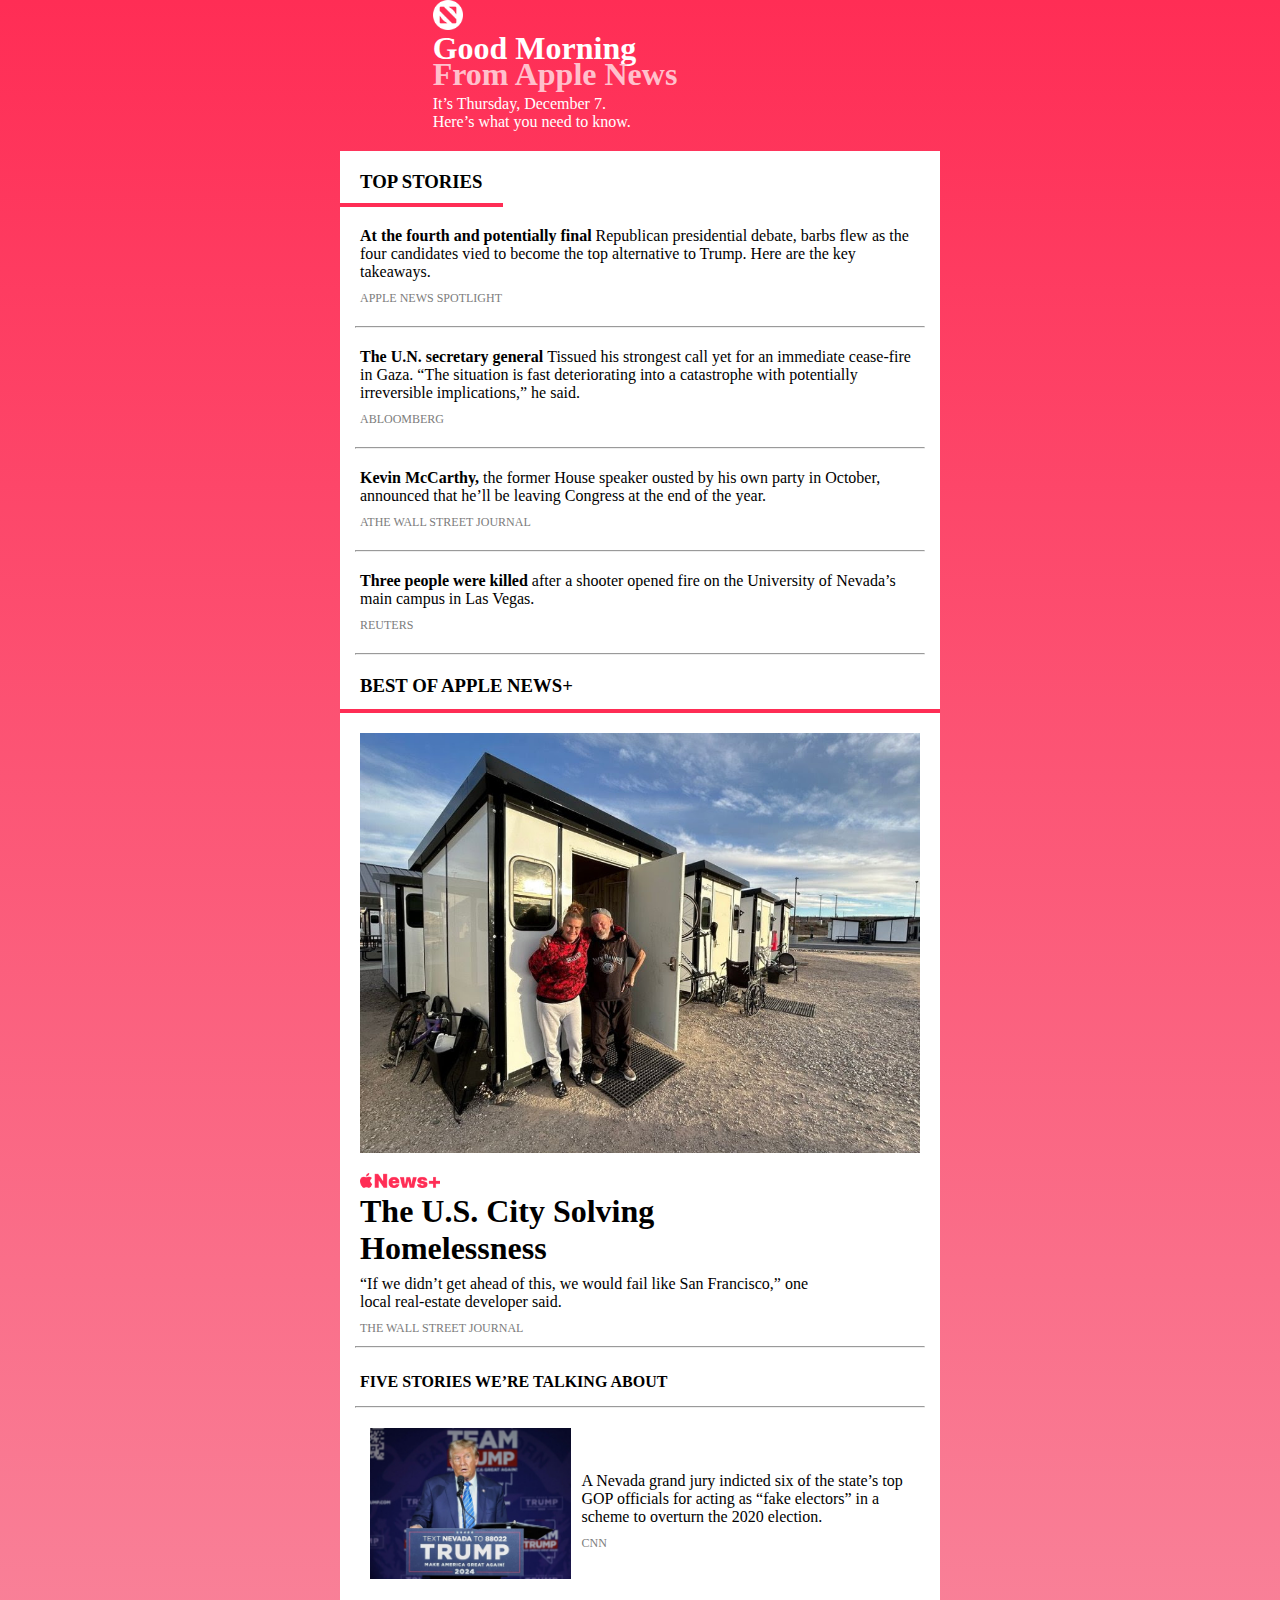
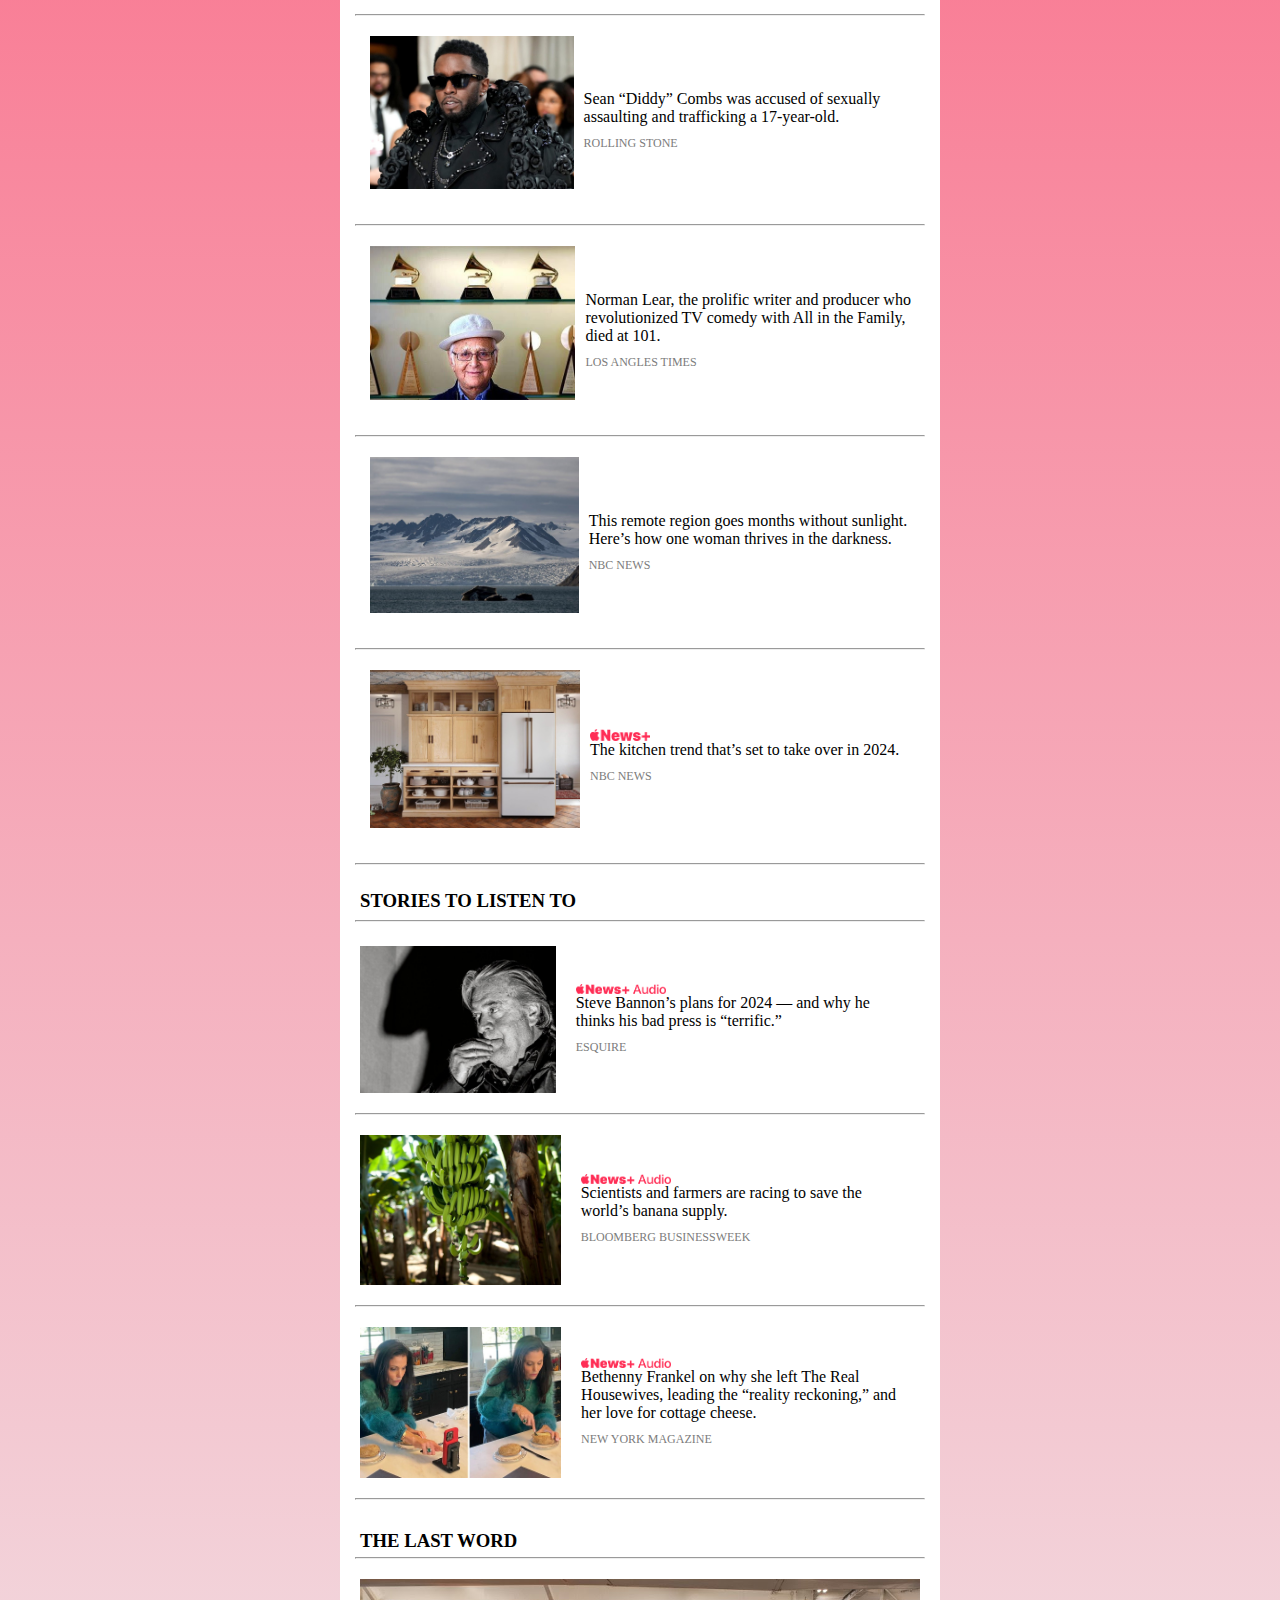
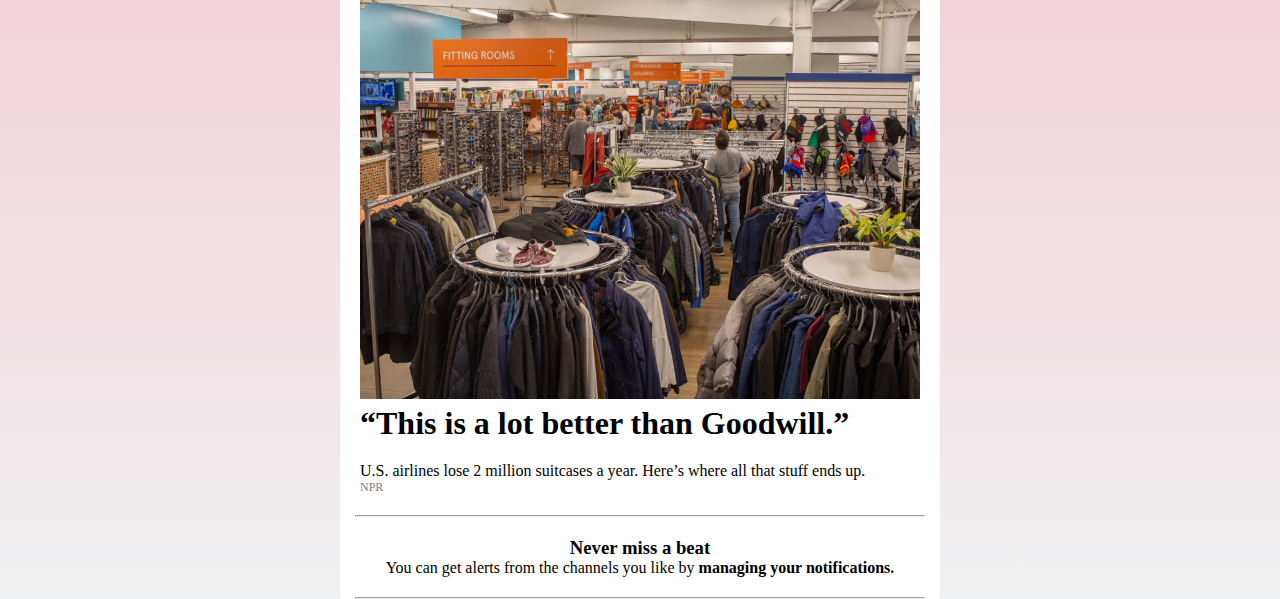
<file: Newsletter-email/index.html>
<!DOCTYPE html PUBLIC "-//W3C//DTD XHTML 1.0 Transitional//EN" "http://www.w3.org/TR/xhtml1/DTD/xhtml1-transitional.dtd">
<html xmlns="http://www.w3.org/1999/xhtml">
<head>
<meta http-equiv="Content-Type" content="text/html; charset=utf-8" />
<meta http-equiv="X-UA-Compatible" content="IE=edge" />
<meta name="viewport" content="width=device-width, initial-scale=1.0">
<title>Apple NewsLetter</title>
    <style>
        *{
            padding: 0;
            margin: 0;
            box-sizing: border-box;
            border-spacing: 0;
        }
        .wrapper{
            width:100%;
            background: linear-gradient( #ff2d55 , #f0f1f2); 
            
        }
        .main{
            width:100%;
            max-width: 600px;
            background-color: #fff;
            
            
        }
        .goodmorning{
        padding-bottom: 20px;
        padding-right: 180px;
        align-items: left;
        padding-left: 10px;
           
        
        }
        .heading-two{
            padding-left: 20px;
        }
        .heading-two a{
            text-decoration: none;
            color: #7c7c7c;
            font-size: 12px;
            
            
        }
    
        .newspaper{
            width: 100%;
            max-width: 600px;
            background-color: #fffff;
            

        }
        .columns{
            padding: 20px;
            text-align: left;
        }
        .columns a{
            text-decoration: none;
            color: #7c7c7c;
            font-size: 12px;
        }
        .padding{
            margin: 20;
        }
        hr{
             width: 95%;
             margin-right: auto; 
             margin-left: auto;
        }
    </style>
</head>
<body>
    <center class="wrapper">
        <table >
            <tr>
                <td >
                    <table  >
                        <tr>
                            <td>
                                <table>
                                    <tr>
                                        <td class="goodmorning">
                                            <p><a href="#"><img src="imgs/logo.png" alt="apple news logo" width="100%" style="max-width: 30px; padding-bottom: 5px;"></a></p>
                                            <h1 style="color: white; line-height: 26px;">Good Morning<br><span style="color: #ffc0cc;">From Apple News</span></h1>
                                            <p style="padding-top: 8px; color: white;">It’s Thursday, December 7.</p>
                                            <p style="color: white;">Here’s what you need to know.</p>
                                        </td>
                                    </tr>
                                </table>
                            </td>
                        </tr>
                    </table>
                </td>
            </tr>
        </table>
        
        <table class="main">
            <tr>
                <td>
                    <table class="newspaper">
                        <tr>
                            <td>
                                <table>
                                    <tr>
                                        <td>
                                            <table >
                                                <tr>
                                                    <td>  
                                                        <h3 style="padding:20px 20px 10px;
                                                        text-align: left;">TOP STORIES</h3>
                                                    </td>
                                                </tr>
                                            </table>
                                           
                                                <tr>
                                                    <td style="background-color: #ff2d55; height: 4px;  max-width: 500px;"></td>
                                                </tr>
                                           
                         
                                            <table class="columns">
                                                <tr>
                                                    <td>  
                                                        <p style="padding-bottom: 10px;"><span style="font-weight: bold;">At the fourth and potentially final</span> Republican presidential debate, barbs flew as the four candidates vied to become the top alternative to Trump. Here are the key takeaways.</p>
                                                        <a href="#">APPLE NEWS SPOTLIGHT </a>
                                                    </td>
                                                    
                                                </tr>
                                            </table>
                                            <hr>
                                        
                                            <table class="columns">
                                                <tr>
                                                    <td>  
                                                        <p style="padding-bottom: 10px;"><span style="font-weight: bold;">The U.N. secretary general </span>Tissued his strongest call yet for an immediate cease-fire in Gaza. “The situation is fast deteriorating into a catastrophe with potentially irreversible implications,” he said.</p>
                                                        <a href="#">ABLOOMBERG </a>
                                                    </td>
                                                    
                                                </tr>
                                            </table>
                                            <hr >
                                            <table class="columns">
                                                <tr>
                                                    <td>  
                                                        <p style="padding-bottom: 10px;"><span style="font-weight: bold;">Kevin McCarthy, </span>the former House speaker ousted by his own party in October, announced that he’ll be leaving Congress at the end of the year.
                                                        </p>
                                                        <a href="#">ATHE WALL STREET JOURNAL</a>
                                                    </td>
                                                    
                                                </tr>
                                            </table>
                                            <hr >
                                            <table class="columns">
                                                <tr>
                                                    <td>  
                                                        <p style="padding-bottom: 10px;"><span style="font-weight: bold;">Three people were killed </span>after a shooter opened fire on the University of Nevada’s main campus in Las Vegas.</p>
                                                        <a href="#">REUTERS </a>
                                                    </td>
                                                    
                                                </tr>
                                            </table>
                                            <hr >
                                            <table class="columns">
                                                <tr>
                                                    <td>
                                                        <h3 style="margin-bottom: -8px;">BEST OF APPLE NEWS+</h3>
                                                    </td>
                                                </tr>
                                            </table>
                                            <tr>
                                                <td style="background-color: #ff2d55; height: 4px; max-width: 100%;"></td>
                                            </tr> 
                                            <table>
                                                <tr>
                                                    <td class="columns">
                                                        <table>
                                                            <tr>
                                                                <td>
                                                                    <td hieght="4" style="background-color: #ff2d55 ; width: 100%;"></td>
                                                                    <a href="#"><img src="imgs/homeless.jpg" alt="" style="max-width:100%"></a>
                                                                </td>
                                                            </tr>
                                                        </table>
                                                    </td>
                                                </tr>
                                            </table>
                                            <table style="width: 100%; max-width: 500px; margin-bottom: 10px; ">
                                                <tr>
                                                    <td class="heading-two">
                                                        <p><a href="#"><img src="imgs/news.png" alt="apple news logo" width="100%" style="max-width: 80px; padding-bottom: 5px;"></a></p>
                                                        <h1>The U.S. City Solving Homelessness</h1>
                                                        <p style="padding-top: 8px; padding-bottom: 10px; ">“If we didn’t get ahead of this, we would fail like San Francisco,” one local real-estate developer said. </p>
                                                        <a href="#">THE WALL STREET JOURNAL </a>
                                                    </td>
                                                </tr>
                                            </table>
                                            
                                            <hr>
                                            <table style="padding: 25px 20px 10px;">
                                                <tr>
                                                    <td style="padding-bottom: 5px;">
                                                       
                                                        <h4>FIVE STORIES WE’RE TALKING ABOUT</h4>
                                                    </td>
                                                </tr>
                                            </table>
                                            <hr >                   
                                            <table class="columns">
                                                    <tr>
                                                    <td>
                                                        <a href="#"><img src="imgs/trump.jpg" alt="trump at a podium" style="width:600px; max-width:100%; padding: 0 10px 15px 10px;" ></a>
                                                    </td>
                                                    <td>  
                                                        <p style="padding-bottom: 10px;">A Nevada grand jury indicted six of the state’s top GOP officials for acting as “fake electors” in a scheme to overturn the 2020 election.</p>
                                                        <a href="#">CNN  </a>
                                                    </td>
                                                        
                                                </tr>
                                            </table>
                                            <hr width="90%">
                                            <table class="columns">
                                                <tr>
                                                    <td>
                                                        <a href="#"><img src="imgs/music.jpg" alt="Diddy" style="width:100%; max-width:390px; padding: 0 10px 15px 10px;" ></a>
                                                    </td>
                                                    <td>  
                                                        <p style="padding-bottom: 10px;">Sean “Diddy” Combs was accused of sexually assaulting and trafficking a 17-year-old.</p>
                                                        <a href="#">ROLLING STONE </a>
                                                    </td>
                                                    
                                                 </tr>
                                            </table>
                                            <hr width="90%">
                                            <table class="columns">
                                                    <tr>
                                                        <td>
                                                            <a href="#"><img src="imgs/old.jpg" alt="portrait of Norman Lear" style="width:560px; max-width:100%; padding: 0 10px 15px 10px;" ></a>
                                                        </td>
                                                        <td>  
                                                            <p style="padding-bottom: 10px;">Norman Lear, the prolific writer and producer who revolutionized TV comedy with All in the Family, died at 101.</p>
                                                            <a href="#">LOS ANGLES TIMES </a>
                                                        </td>
                                                            
                                                    </tr>
                                            </table>
                                            <hr width="90%">
                                            <table class="columns">
                                                <tr>
                                                    <td>
                                                        <a href="#"><img src="imgs/snow.jpg" alt="snowy landscape" style="width:455px; max-width:100%; padding: 0 10px 15px 10px;" ></a>
                                                    </td>
                                                    <td>  
                                                        <p style="padding-bottom: 10px;">This remote region goes months without sunlight. Here’s how one woman thrives in the darkness.</p>
                                                        <a href="#">NBC NEWS  </a>
                                                    </td>
                                                        
                                                </tr>
                                            </table>
                                            <hr width="90%">
                                            <table class="columns">
                                                <tr>
                                                    <td>
                                                        <a href="#"><img src="imgs/kitchen.jpg" alt="rustic kitchen" style="width:230px; max-width:100%; padding: 0 10px 15px 10px;" ></a>
                                                    </td>
                                                    <td> 
                                                        <p><img src="imgs/news.png" alt="" width="100%" style="max-width: 60px;"  ></p> 
                                                        <p style="padding-bottom: 10px;">The kitchen trend that’s set to take over in 2024.
                                                        </p>
                                                        <a href="#">NBC NEWS  </a>
                                                    </td>
                                                    
                                                </tr>
                                            </table>
                                            <hr >
                                            <table >
                                                <tr>
                                                    <td>  
                                                        <h3 style="padding:25px 20px 8px;
                                                        text-align: left;">STORIES TO LISTEN TO</h3>
                                                    </td>
                                                </tr>
                                            </table>
                                            <hr>
                                            <table>
                                                <tr>
                                                    <td style="background-color: #ff2d55; height: 4px;  max-width: 500px;;"></td>
                                                </tr>
                                           
                                            </table>
                                            <table class="columns">
                                                <tr>
                                                    <td>
                                                        <a href="#"><img src="imgs/blacknwhite.jpg" alt="Steve Bannon" style="max-width:330px; width: 100%;"></a>
                                                    </td>
                                                    <td style="padding: 20px;">  
                                                        <p><img src="imgs/audio.png" alt="news+audio logo" width="100%" style="max-width: 90px;"></p>
                                                        <p style="padding-bottom: 10px;">Steve Bannon’s plans for 2024 — and why he thinks his bad press is “terrific.”</p>
                                                        <a href="#">ESQUIRE </a>
                                                    </td>
                                                    
                                                </tr>
                                            </table>
                                            <hr>
                                            <table class="columns">
                                                <tr>
                                                    <td>
                                                        <a href="#"><img src="imgs/bananas.jpg" alt="Steve Bannon" style="max-width:300px; width: 100%;"></a>
                                                    </td>
                                                    <td style="padding: 20px;">  
                                                        <p><img src="imgs/audio.png" alt="news+audio logo" width="100%" style="max-width: 90px;"></p>
                                                        <p style="padding-bottom: 10px;">Scientists and farmers are racing to save the world’s banana supply.</p>
                                                        <a href="#">BLOOMBERG BUSINESSWEEK </a>
                                                    </td>
                                                    
                                                </tr>
                                            </table>
                                            <hr>
                                            <table class="columns">
                                                <tr>
                                                    <td>
                                                        <a href="#"><img src="imgs/influencer.jpg" alt="woman cooking" style="max-width:590px; width: 100%;"></a>
                                                    </td>
                                                    <td style="padding: 20px;">  
                                                        <p><img src="imgs/audio.png" alt="news+audio logo" width="100%" style="max-width: 90px;"></p>
                                                        <p style="padding-bottom: 10px;">Bethenny Frankel on why she left The Real Housewives, leading the “reality reckoning,” and her love for cottage cheese.</p>
                                                        <a href="#">NEW YORK MAGAZINE </a>
                                                    </td>
                                                    
                                                </tr>
                                            </table>
                                            <hr>
                                            <table >
                                                <tr>
                                                    <td>  
                                                        <h3 style="padding:30px 20px 5px;
                                                        text-align: left;">THE LAST WORD</h3>
                                                    </td>
                                                </tr>
                                            </table>
                                            <hr>
                                            <table style="padding: 20px 20px 5px 20px;">
                                                <tr>
                                                    <td style=" margin-right: auto;margin-left: auto;">
                                                        <a href="#"><img src="imgs/thifts.jpg" alt="inside a thrift store" width="100%" style="max-width: 600px; "></a>
                                                    </td>
                                                </tr>
                                                
                                            </table>
                                            <table class="columns" style="padding-top: 1px;">
                                                <tr>
                                                    <td>
                                                        <h1 style="padding-bottom: 20px;">“This is a lot better than Goodwill.”</h1>
                                                        <p>U.S. airlines lose 2 million suitcases a year. Here’s where all that stuff ends up.</p>
                                                        <p><a href="#"> NPR</a></p>
                                                    </td>
                                                </tr>
                                            </table>
                                            <hr>
                                            <table style="margin-right: auto; margin-left: auto;">
                                                <tr>
                                                    <td style="text-align: center; padding-top: 20px; padding-bottom: 20px;">
                                                        <h3>Never miss a beat</h3>
                                                        <p>You can get alerts from the channels you like by<a href="#" style="text-decoration: none; font-weight: bold; color: black;"> managing your notifications.</a></p>
                                                    </td>
                                                </tr>
                                            </table>
                                            <hr>

                                            

                                           
                                        </td>
                                    </tr>
                                </table>
                            </td>
                        </tr>
                    </table>
                </td>
            </tr>












        </table>
    </center>
    
</body>
</html>
</file>
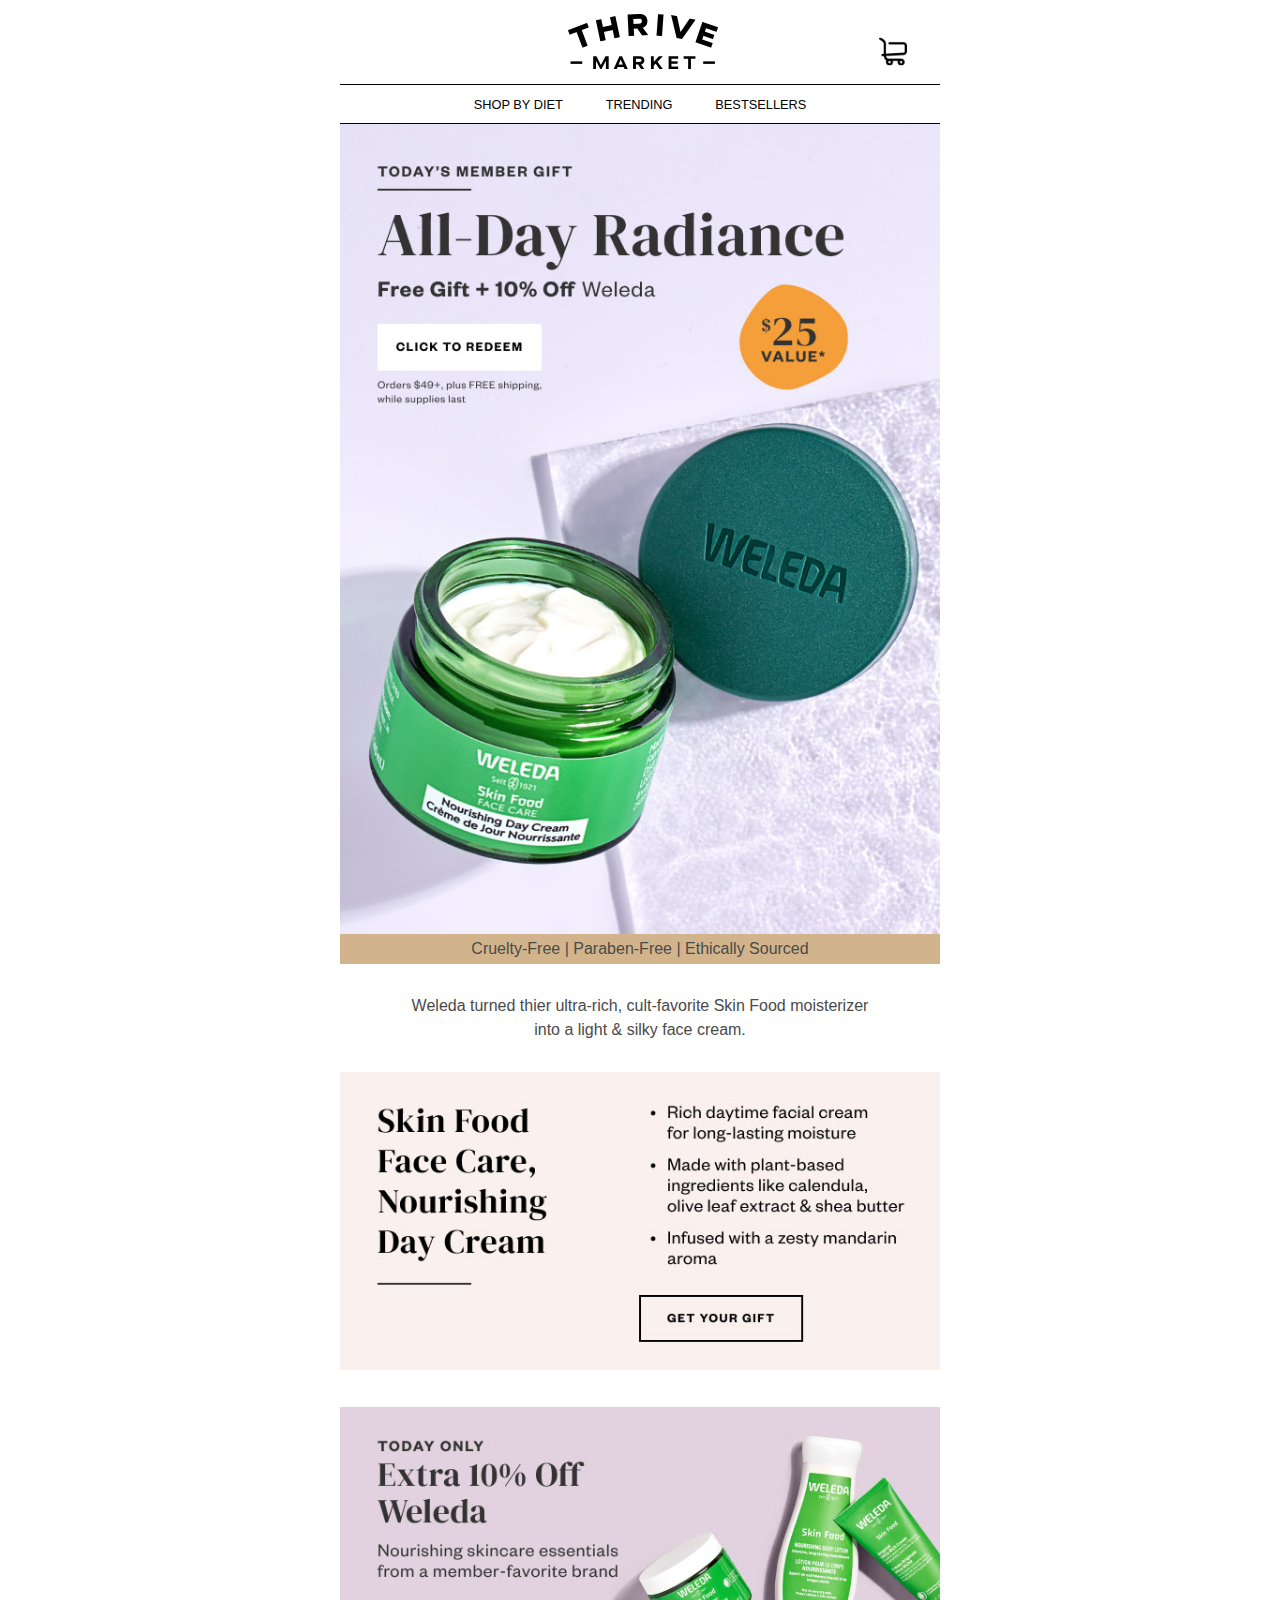
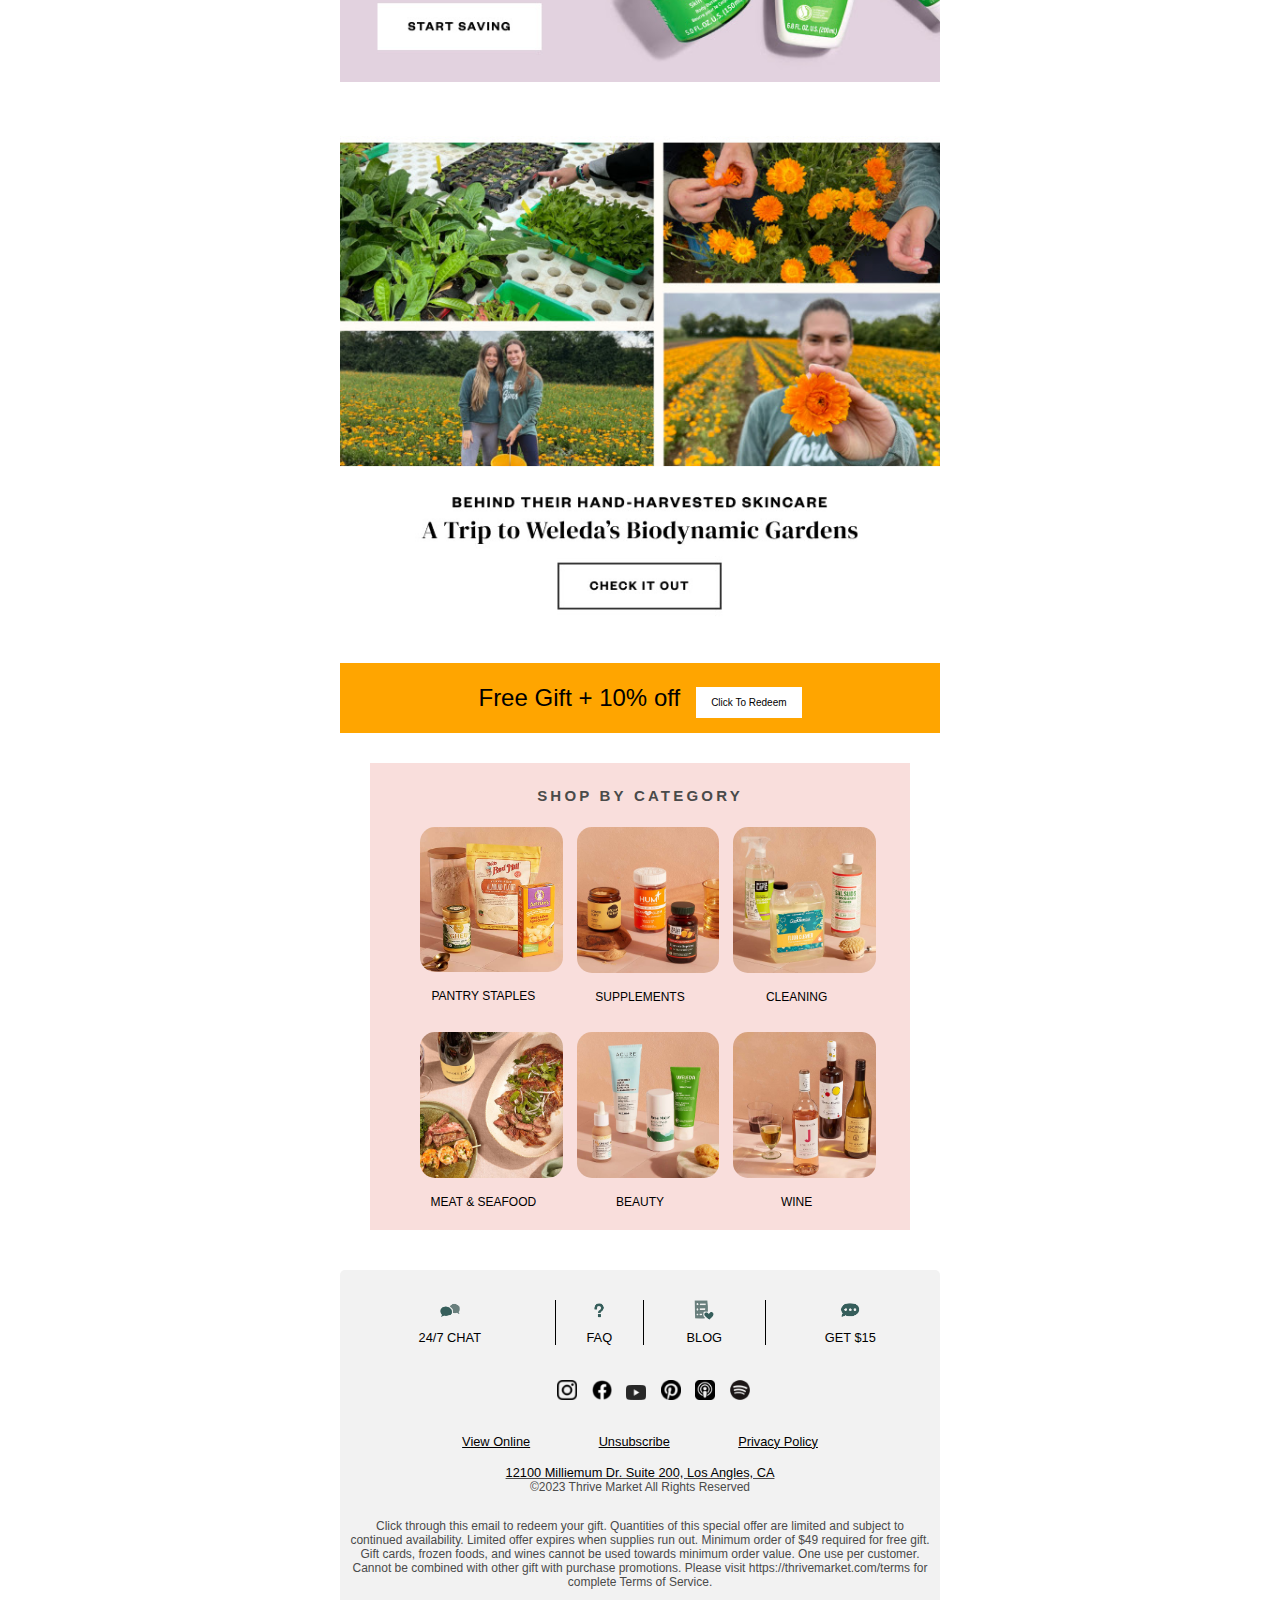
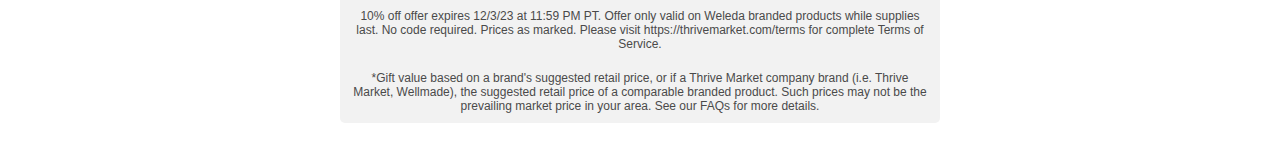
<file: Promotional-email/index.html>
<!DOCTYPE html PUBLIC "-//W3C//DTD XHTML 1.0 Transitional//EN" "http://www.w3.org/TR/xhtml1/DTD/xhtml1-transitional.dtd">
<html xmlns="http://www.w3.org/1999/xhtml">
<head>
	<meta http-equiv="Content-Type" content="text/html; charset=utf-8" />
	<meta http-equiv="X-UA-Compatible" content="IE=edge" />
	<meta name="viewport" content="width=device-width, initial-scale=1.0">
	<title>Promotional Thrive HTML Email</title>
    <style>
        *{
        
            margin: 0;
            padding: 0;
            box-sizing: border-box;
            border-spacing: 0;
        }
        .wrapper{
            width: 100%;
            table-layout:fixed;
            background-color: #fff;
            padding-bottom: 20px;
        }
        .main{
            width: 100%;
            max-width: 600px;
            background-color:#fff;
            font-family: sans-serif;
            color:#4a4a4a;
            text-align: center;
        }
        .two-column{
           font-size: 0; 

        }
        .two-column .column{
            width:100%;
            
        }
        .menu{
            text-decoration: none;
            color:black;
            font-size:80%;
            padding:1.2rem;
            font-weight: medium;
            
           
        }
        .button{
            text-decoration: none;
            color:black;
            background-color: #fff;
            font-size: 10px;
            padding: 10px 15px;
            margin-left: 1rem;
            
        }
        h3{
            letter-spacing: .2rem;
            color: black;

        }
        .six-columns{
            
            font-size: 0;
            text-align: center;
            background-color:#f9dedc;
            border-radius:1cap;
            margin-right: auto;
            margin-left: auto;
           
            

        }
        .six-columns .column{
            max-width: 29%;
            width: 100%;
            font-size: 12px;
            display: inline-block;
            vertical-align: top;
            

        }
        .six-columns .padding{
            padding: 7px;
        }
        .six-columns .content a{
            padding: .5rem;
            text-decoration: none;
            color: black;
          
        }
        .six-columns img {
            width:100%;
            max-width:160px;
            border-radius: 15px;
           

        }
        .footer{
            width: 100%;
            margin-top:40px;
            background-color:#f2f2f2;
            border-radius: 5px;
        
        }
       .footer .conatcts{
            
            vertical-align: top;
            width: 100%;
            max-width: 600px;
            padding: 5px;
            
            align-items: center;
            margin-right: auto;
            margin-left: auto;
        }
        .footer a{
            text-decoration: none;
            color: black;
            font-size: .8rem;
          
        }
        .footer a img{
            width: 100%;
            max-width:20px ;
            margin-bottom: 10px;
        }
        .socials {
            margin-top: 25px;
            display: inline-block;
            vertical-align: top;
            margin-left: auto;
            margin-right: auto;
           
        }
        .socials img{
            margin: 5px;
        }
        .rights p{
            padding: 10px;
            font-size: 12px;

        }
        
       

        
        

    </style>
</head>
<body>
    <center class="wrapper">
        <table class="main">

            <tr>
                <td style="padding: 14px 0 15px;">
                    <table width="100%">
                        <tr>
                            <td class="two-column">
                                <table class="column">
                                     <tr>
                                         <td style="text-align: center; padding-left: 20%;">
                                           <a href="#"><img src="imgs/logo.png" alt="thrive market logo" style="max-width: 150px;"></a>  
                                         </td>
                                     </tr>
                                </table> 
                             </td>
                             <td class="two-column">
                                 <table class="column">
                                      <tr>
                                          <td style="padding-top: 20px;">
                                             <a href="#"><img src="imgs/cart.png" alt="shopping cart icon" width='100%'style=" max-width:28px; " ;"></a> 
                                          </td>
                                      </tr>
                                 </table> 
                              </td>
                        </tr>
                    </table>
                </td>
            </tr>
            <tr>
                <td height="1S" style="background-color: black;;"></td>
            </tr>
            <tr>
                <td style="padding:10px 0 10px ; ">
                    <table style='margin-left: auto; margin-right: auto;'>
                        <tr>
                            <td width="100%" style="max-width: 600px;   ">
                                <a href="#" class="menu" >SHOP BY DIET</a>
                                <a href="#" class="menu">TRENDING</a>
                                <a href="#" class="menu" style="text-align: center;">BESTSELLERS</a>
                            </td>
                        </tr>
                    </table>

                </td>
            </tr>
            <tr>
                <td height="1" style="background-color: black;;"></td>
            </tr>
            <tr>
                <td width="600">
                    <a href="#"><img src="imgs/banner.jpg" alt="deal banner" style="max-width:100%; "></a>
                </td>
            </tr>
            <tr>
                <td width='100%' height="30" style="background-color: tan; ">
                    Cruelty-Free | Paraben-Free | Ethically Sourced
                </td>
            </tr>
            <tr>
                <td style="padding:5% 10%; line-height: 150%;">
                    <p>Weleda turned thier ultra-rich, cult-favorite Skin Food moisterizer into a light & silky face cream.</p>
                </td>
            </tr>
            <tr>
                <td >
                    <a href="#"><img src="imgs/get-gift.jpg" alt="get gift offer button picture" width="100%"></a>
                </td>
            </tr>
            <tr>
                <td >
                    <a href="#"><img src="imgs/10off.jpg" alt="10% off offer button picture" width="100%" style="padding:.5em 0;"></a>
                </td>
            </tr>
            <tr>
                <td >
                    <a href="#"><img src="imgs/harvested.jpg" alt="harvest process picture" width="100%" style="padding:1em 0;"></a>
                </td>
            </tr>
            <tr> 
                <td height="70" style="background-color: orange; ">
                <p style="color: black; font-size: 1.5rem;">Free Gift + 10% off<span><a href="#" class="button">Click To Redeem</a></span> </p>
                </td>
            </tr>
            <tr>
                <td >
                    <table width="90%" style="margin-top:30px; margin-right: auto; margin-left: auto;">
                        <tr>
                            <td class="six-columns">
                                <h2 style="font-size:15px; padding: 1.5rem 0 1rem ; letter-spacing: .2rem;">SHOP BY CATEGORY</h2>
                                <table class="column">
                                    <tr>
                                        <td class="padding">

                                            <table class="content">
                                                <tr>
                                                    <td>
                                                        <a href="#"><img src="imgs/pantry.jpg" alt="pantry grocery items picture"></a>
                                                      <a href="#"><p >PANTRY STAPLES</p></a>
                                                    </td>
                                                </tr>
                                            </table>

                                           
                                        </td>
                                    </tr>
                                </table>
                                <table class="column">
                                    <tr>
                                        <td class="padding">

                                            <table class="content">
                                                <tr>
                                                    <td>
                                                        <a href="#"><img src="imgs/supplements.jpg" alt="supplemnts picture"></a>
                                                       <a href="#"> <p>SUPPLEMENTS</p></a>
                                                    </td>
                                                </tr>
                                            </table>

                                           
                                        </td>
                                    </tr>
                                </table>
                                <table class="column">
                                    <tr>
                                        <td class="padding">

                                            <table class="content">
                                                <tr>
                                                    <td>
                                                        <a href="#"><img src="imgs/cleaning.jpg" alt="cleaning products picture"></a>
                                                        <a href="#"><p>CLEANING</p></a>
                                                    </td>
                                                </tr>
                                            </table>

                                           
                                        </td>
                                    </tr>
                                </table>
                                <table class="column">
                                    <tr>
                                        <td class="padding">

                                            <table class="content">
                                                <tr>
                                                    <td>
                                                        <a href="#"><img src="imgs/meat.jpg" alt="meat grocery items picture"></a>
                                                        <a href="#"><p>MEAT & SEAFOOD</p></a>
                                                    </td>
                                                </tr>
                                            </table>

                                           
                                        </td>
                                    </tr>
                                </table>
                                
                                <table class="column">
                                    <tr>
                                        <td class="padding">

                                            <table class="content">
                                                <tr>
                                                    <td>
                                                        <a href="#"><img src="imgs/welda-products.jpg" alt="weleda products picture"></a>
                                                        <a href="#"><p>BEAUTY</p></a>
                                                    </td>
                                                </tr>
                                            </table>

                                           
                                        </td>
                                    </tr>
                                </table>
                                <table class="column">
                                    <tr>
                                        <td class="padding">

                                            <table class="content">
                                                <tr>
                                                    <td>
                                                        <a href="#"><img src="imgs/wine.jpg" alt="wine picture"></a>
                                                        <a href="#"><p>WINE</p></a>
                                                    </td>
                                                </tr>
                                            </table>

                                           
                                        </td>
                                    </tr>
                                </table>
                                
                            </td>
                        </tr>
                    </table>
                </td>
            </tr>
           <tr>
            <td>
                <table class="footer" >
                    <tr>
                        <td  >
                            <table class="conatcts" style="padding-top: 30px;">
                                <tr>
                                    <td style="border-right: 1px solid black; max-width: 114px;">
                                        <a href="#"><img src="imgs/message.png" alt="24/7 chat icon "> <p>24/7 CHAT</p></a>
                                    </td>    
                                    <td style="border-right: 1px solid black; ">
                                        <a href="#"><img src="imgs/faq.png" alt="FAQ icon "> <p>FAQ</p></a>
                                    </td> 
                                    <td style="border-right: 1px solid black;">
                                        <a href="#"><img src="imgs/blog.png" alt="blog icon "><p>BLOG</p></a>
                                    </td>
                                    <td >    
                                        <a href="#"><img src="imgs/message-single.png" alt="GET $15 off icon "><p> GET $15</p></a>
                                    </td>
                                </tr>
                            </table> 
                           
                                 <tr>
                                    <td class="socials">
                                        <table >
                                            <tr >
                                                <td >                                                                   
                                                    <a href="#"><img src="imgs/insta.png" alt="instagram icon" style="margin-left: 2rem;"></a>
                                                    <a href="#"><img src="imgs/facebook.png" alt="facebook icon"></a>
                                            
                                                    <a href="#"><img src="imgs/youtube.png" alt="youtube icon"></a>
                                                
                                                    <a href="#"><img src="imgs/pintrest.png" alt="pintrest icon"></a>
                                                
                                                    <a href="#"><img src="imgs/podcast.png" alt="podcast icon"></a>
                                            
                                                    <a href="#"><img src="imgs/spotify.png" alt=" spotify icon"></a>
                                                 </td>
                                            </tr>
                                        </table>
                                    </td>
                                </tr>
                                      
                        </tr>
                    
                    </tr>
                    <tr>
                        <td style="padding-top: 18px;">
                            <a href="#" style="padding: 2rem; text-decoration: underline;"> View Online</a>
                            <a href="#" style="padding: 2rem; text-decoration: underline;">Unsubscribe</a>
                            <a href="#" style="padding: 2rem; text-decoration: underline;">Privacy Policy</a>
                        </td>
                    </tr>
                    <tr>
                        <td style="padding-top:15px; text-decoration: underline;">
                            <a href="#">12100 Milliemum Dr. Suite 200, Los Angles, CA</a>
                        </td>
                    </tr>
                    <tr>
                        <td>
                          <p style="font-size: 12px; margin-bottom: 15px;">&copy2023 Thrive Market All Rights Reserved</p>  
                        </td>
                    </tr>
                    <tr>
                        <td class="rights">
                            <p>Click through this email to redeem your gift. Quantities of this special offer are limited and subject to continued availability. Limited offer expires when supplies run out. Minimum order of $49 required for free gift. Gift cards, frozen foods, and wines cannot be used towards minimum order value. One use per customer. Cannot be combined with other gift with purchase promotions. Please visit https://thrivemarket.com/terms for complete Terms of Service.</p>
                            <p>10% off offer expires 12/3/23 at 11:59 PM PT. Offer only valid on Weleda branded products while supplies last. No code required. Prices as marked. Please visit https://thrivemarket.com/terms for complete Terms of Service.</p>
                            <p>*Gift value based on a brand's suggested retail price, or if a Thrive Market company brand (i.e. Thrive Market, Wellmade), the suggested retail price of a comparable branded product. Such prices may not be the prevailing market price in your area. See our FAQs for more details.</p>
                        </td>
                    </tr>
                </table>
            </td>
           </tr>
           
            


        </table>

    </center>
    
</body>
</html>
</file>
